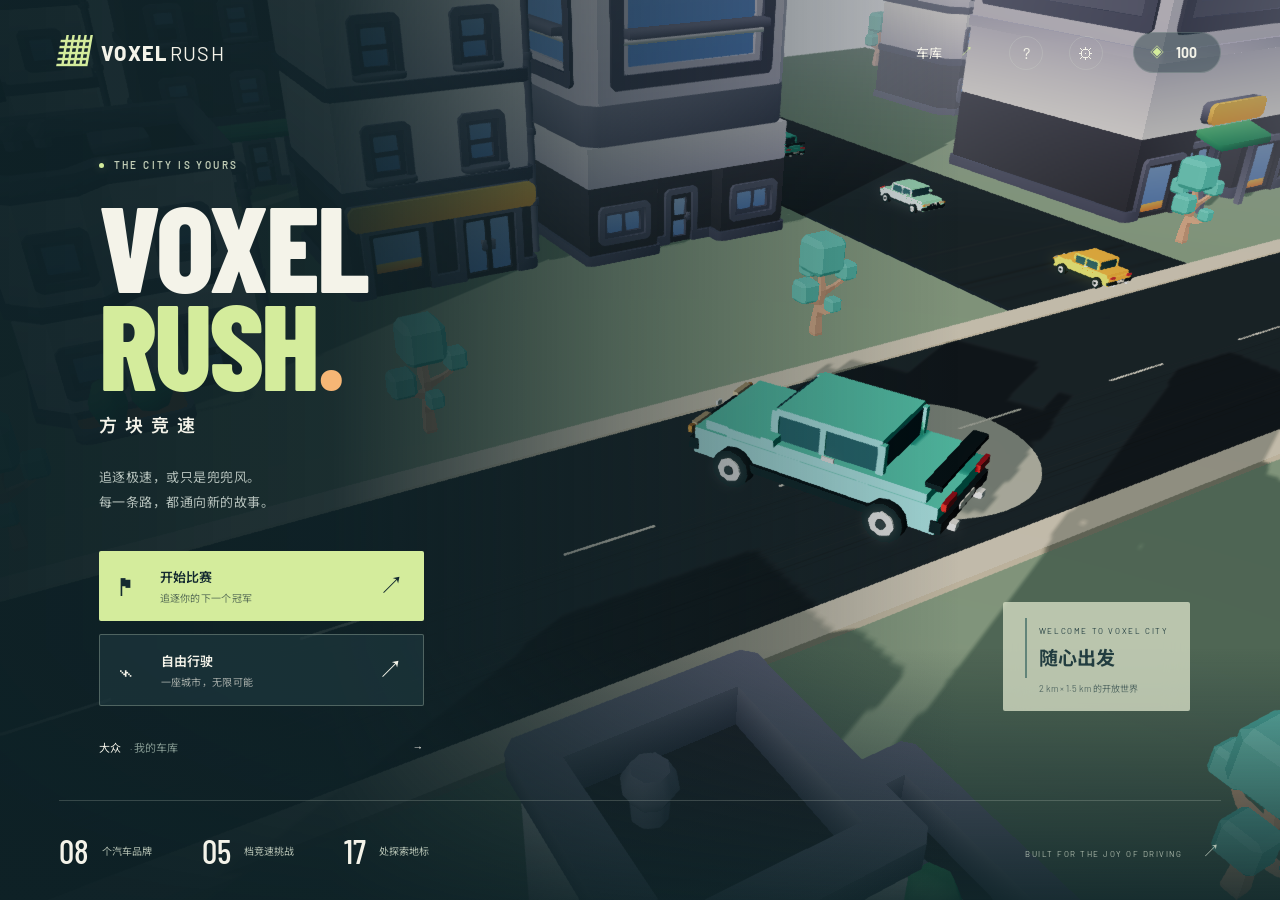
<file: index.html>
<!doctype html>
<html lang="zh-CN"><head><meta charset="UTF-8"><meta name="viewport" content="width=device-width,initial-scale=1,maximum-scale=1,viewport-fit=cover"><meta name="theme-color" content="#12272c"><meta name="description" content="方块竞速 Voxel Rush — 双模式体素驾驶游戏。在赛道挑战全球车手，或走进一座自由呼吸的城市。"><title>方块竞速 · Voxel Rush</title><link rel="icon" href="./favicon.svg">  <script type="module" crossorigin src="./assets/index-DoT7AvgB.js"></script>
  <link rel="stylesheet" crossorigin href="./assets/index-D0DxCbQD.css">
</head><body>
<canvas id="game" aria-label="Voxel Rush 3D 游戏场景"></canvas><canvas id="weather-fx" aria-hidden="true"></canvas>
<div id="loading" class="loading"><div class="logo"><span class="logo-mark">▦</span> VOXEL<span>RUSH</span></div><div class="loading-art"><i></i><i></i><i></i></div><p id="loading-text">正在唤醒城市</p><div class="load-track"><div id="load-bar"></div></div><small>你的下一段旅程，从这里开始。</small></div>
<div id="menu" class="screen hidden">
<header class="topbar"><a class="logo" href="#" aria-label="主菜单"><span class="logo-mark">▦</span> VOXEL<span>RUSH</span></a><nav><button class="nav-button" data-action="garage">车库 <span>↗</span></button><button class="icon-button" data-action="help" aria-label="操作说明">?</button><button class="icon-button" data-action="settings" aria-label="设置">⚙</button></nav><div class="coin-balance"><span>◈</span> <b class="coins">100</b></div></header>
<main class="hero"><div class="eyebrow"><span class="live-dot"></span> THE CITY IS YOURS</div><h1>VOXEL<br><span>RUSH<span class="title-dot">.</span></span></h1><p class="hero-subtitle">方块竞速</p><p class="hero-copy">追逐极速，或只是兜兜风。<br>每一条路，都通向新的故事。</p>
<div class="mode-actions"><button class="primary-button" data-action="race"><span class="button-symbol">⚑</span><span>开始比赛<small>追逐你的下一个冠军</small></span><span class="arrow">↗</span></button><button class="secondary-button" data-action="roam"><span class="button-symbol">⌁</span><span>自由行驶<small>一座城市，无限可能</small></span><span class="arrow">↗</span></button></div>
<button class="garage-link" data-action="garage"><span id="current-car">大众</span> <span class="muted">· 我的车库</span><span>→</span></button></main>
<div class="scene-tag"><span class="tag-line"></span><div><span>WELCOME TO VOXEL CITY</span><strong>随心出发</strong><small>2 km × 1.5 km 的开放世界</small></div></div>
<footer class="menu-footer"><div><span class="footer-stat">08</span><span>个汽车品牌</span></div><div><span class="footer-stat">05</span><span>档竞速挑战</span></div><div><span class="footer-stat">17</span><span>处探索地标</span></div><span class="footer-note">BUILT FOR THE JOY OF DRIVING <span>↗</span></span></footer></div>
<div id="garage" class="screen hidden"><header class="topbar"><button class="back-button" data-action="menu">← 返回</button><div class="section-heading">THE GARAGE <span>我的车库</span></div><div class="coin-balance"><span>◈</span> <b class="coins"></b></div></header><div class="garage-layout"><aside class="brand-panel"><div class="eyebrow">CHOOSE YOUR DRIVE</div><h2>找到你的节奏。</h2><div class="filters"><button class="active" data-filter="all">全部</button><button data-filter="油车">油车</button><button data-filter="电车">电车</button></div><div id="brand-list"></div></aside><section class="car-showcase"><div class="car-title"><span id="car-category"></span><h2 id="car-name"></h2><p id="car-tag"></p></div><div class="car-specs" id="car-specs"></div><div id="car-attribute-bars" class="car-attribute-bars"></div><button id="buy-car" class="primary-button"></button><p class="champion-note" id="champion-note"></p></section><aside class="upgrade-panel"><div class="eyebrow">MAKE IT YOURS</div><h3>改装与升级</h3><div id="upgrade-list"></div><h4>最佳成绩</h4><div id="best-times"></div></aside></div><div class="garage-bottom"><span id="garage-hint">选择已拥有的车辆，即可出发。</span><button id="garage-continue" class="primary-button">自由行驶 <span>↗</span></button></div></div>
<div id="difficulty" class="screen modal-screen hidden"><section class="dialog wide"><button class="dialog-close" data-action="close" aria-label="关闭">×</button><div class="eyebrow">RACE DAY</div><h2>下一站，领奖台。</h2><p class="dialog-intro">选择赛事，挑战你的极限。每局两圈，种子生成全新赛道。</p><div id="difficulty-list"></div><div class="difficulty-footer"><span>参赛车辆 <b id="race-car-label"></b></span><button id="start-race" class="primary-button">上赛道 <span>↗</span></button></div></section></div>
<div id="hud" class="hidden"><header class="hud-top"><button class="hud-menu" data-action="pause" aria-label="暂停">Ⅱ</button><div class="hud-mode"><span id="hud-mode-title">FREE ROAM</span><small id="hud-zone">城市道路</small></div><div class="hud-env"><span id="hud-weather">☀ 晴天</span><span id="hud-time">09:36</span><button class="tiny-button" data-action="settings" aria-label="环境设置">⚙</button></div><div class="hud-wallet"><span>◈</span> <b class="coins"></b></div></header><div id="race-hud" class="hidden"><div class="race-place"><strong id="race-place">1</strong><span id="race-total">/ 4</span><small>POSITION</small></div><div class="race-timing"><span>LAP <b id="lap">1 / 2</b></span><strong id="race-time">00:00.000</strong></div><div class="race-progress"><div id="race-progress"></div></div><div id="leaderboard"></div></div><div id="countdown" class="hidden"></div><div class="hud-bottom"><div class="drive-state"><span id="auto-label"></span><span id="signal-label"></span></div><div class="speedometer"><div class="speed-row"><strong id="speed">0</strong><div><span>KM/H</span><small id="gear">N</small></div></div><div class="speed-track"><div id="speed-fill"></div></div><div class="limit-row"><span id="limit-sign">300</span><span id="speed-status">自在驾驶</span></div><div class="nitro-row"><span>ϟ</span><div class="nitro-track"><div id="nitro-fill"></div></div><small>NITRO</small></div><div class="health-track" title="车身耐久"><div id="health-fill"></div></div></div><div class="control-strip"><span><kbd>WASD</kbd> 驾驶</span><span><kbd>空格</kbd> 氮气</span><span><kbd>C</kbd> 视角</span><span id="auto-help"><kbd>T</kbd> 自动驾驶</span></div><button id="interaction" class="interaction"><kbd>E</kbd><span>停稳后下车探索</span></button><div class="minimap-card"><div class="map-heading"><span id="map-label">VOXEL CITY</span><button data-action="map" aria-label="展开地图">↗</button></div><canvas id="minimap" width="280" height="200" aria-label="道路与地标小地图"></canvas><div class="map-footer"><span id="discoveries">00 / 17</span><small>地标探索</small></div></div></div><div id="navigation" class="hidden"></div></div>
<div id="pause" class="screen modal-screen hidden"><section class="dialog pause-dialog"><div class="eyebrow">TAKE A BREATH</div><h2>旅程还在这里。</h2><button class="primary-button" data-action="resume">继续游戏 <span>→</span></button><button class="secondary-button" data-action="switch-mode">切换模式</button><button class="secondary-button" data-action="garage">返回车库</button><button class="text-button" data-action="menu">返回主菜单</button></section></div>
<div id="results" class="screen modal-screen hidden"><section class="dialog result-dialog"><div class="eyebrow">FINISH LINE</div><div id="result-place"></div><h2 id="result-title">漂亮的一场比赛。</h2><div class="result-summary" id="result-summary"></div><div id="result-standings"></div><div class="result-actions"><button class="secondary-button" data-action="menu">返回主菜单</button><button class="primary-button" data-action="race-again">再战一场 ↗</button></div></section></div>
<div id="settings" class="screen modal-screen hidden"><section class="dialog"><button class="dialog-close" data-action="close" aria-label="关闭">×</button><div class="eyebrow">YOUR EXPERIENCE</div><h2>按你的方式出发。</h2><label class="setting-row">画面品质<select id="quality"><option value="high">高 · 阴影与光晕</option><option value="medium">中 · 平衡画质</option><option value="low">低 · 流畅优先</option></select></label><label class="setting-row">音效<input id="sound" type="checkbox" checked></label><label class="setting-row">音效音量<input id="volume" type="range" min="0" max="1" step="0.05"></label><label class="setting-row">背景音乐<input id="music" type="checkbox" checked></label><label class="setting-row">音乐音量<input id="music-volume" type="range" min="0" max="1" step="0.05"></label><div id="environment-settings"><h4>自由行驶 · 环境</h4><label class="setting-row">天气<select id="weather-select"><option value="auto">自然变化</option><option value="clear">晴天</option><option value="cloudy">阴天</option><option value="rain">雨天</option><option value="storm">雷雨</option><option value="hail">冰雹</option><option value="smog">雾霾</option></select></label><label class="setting-row">时间<select id="day-select"><option value="">保持目前时间</option><option value="9.6">早晨 · 09:36</option><option value="14">午后 · 14:00</option><option value="18">黄昏 · 18:00</option><option value="19">夜晚 · 19:00</option><option value="0">午夜 · 00:00</option></select></label></div><small class="setting-note">进度会自动保存在这个浏览器。</small><div class="credits"><a href="./credits.html" target="_blank" rel="noopener">素材来源与免费授权 ↗</a></div></section></div>
<div id="help" class="screen modal-screen hidden"><section class="dialog wide"><button class="dialog-close" data-action="close" aria-label="关闭">×</button><div class="eyebrow">THE DRIVER'S HANDBOOK</div><h2>上路，就这么简单。</h2><div class="help-grid"><div><h3>驾驶</h3><p><kbd>W / ↑</kbd> 加速<br><kbd>S / ↓</kbd> 刹车，停稳后倒车<br><kbd>A D / ← →</kbd> 转向<br><kbd>空格</kbd> 使用氮气<br><kbd>C</kbd> 切换四种视角<br><kbd>Esc</kbd> 暂停</p></div><div><h3>探索</h3><p><kbd>T</kbd> 切换自动驾驶（须改装）<br><kbd>E</kbd> 停稳后下车／车旁上车<br><kbd>Shift</kbd> 步行时跑步<br><kbd>E</kbd> 在乘降点搭乘飞机、火车或高铁</p></div></div><p class="help-tip">接近地标 45 米即可发现，获得一次性金币。点击小地图查看地标位置并设置导航。雨雪会降低抓地力，请提早刹车。</p><p class="help-tip">触屏：左侧方向区拖动转向，右侧按钮控制油门、刹车和氮气；步行时变为前进、后退和跑步。</p><button class="primary-button" data-action="close">准备好了 →</button></section></div>
<div id="map" class="screen modal-screen hidden"><section class="dialog map-dialog"><button class="dialog-close" data-action="close" aria-label="关闭">×</button><div class="eyebrow">GO SOMEWHERE NEW</div><h2>城市里，总有新发现。</h2><div class="map-layout"><canvas id="big-map" width="900" height="660" aria-label="城市完整地图"></canvas><div id="landmark-list"></div></div><p class="map-legend"><span class="gold-dot"></span> 未发现 <span class="green-dot"></span> 已发现 <span class="white-dot"></span> 你的位置</p></section></div>
<div id="touch-controls" class="hidden"><div id="steering-pad"><span>←</span><i></i><span>→</span></div><div class="touch-pedals"><button id="touch-brake" aria-label="刹车">刹车</button><button id="touch-throttle" aria-label="油门">油门</button><button id="touch-nitro" aria-label="氮气">ϟ</button></div><div class="touch-tools"><button data-action="camera">C</button><button data-action="auto">T</button><button data-action="interact">E</button></div></div>
<div id="toast" class="toast hidden" role="status" aria-live="polite"></div><div id="mode-announcement" class="hidden"></div></body></html>
</file>
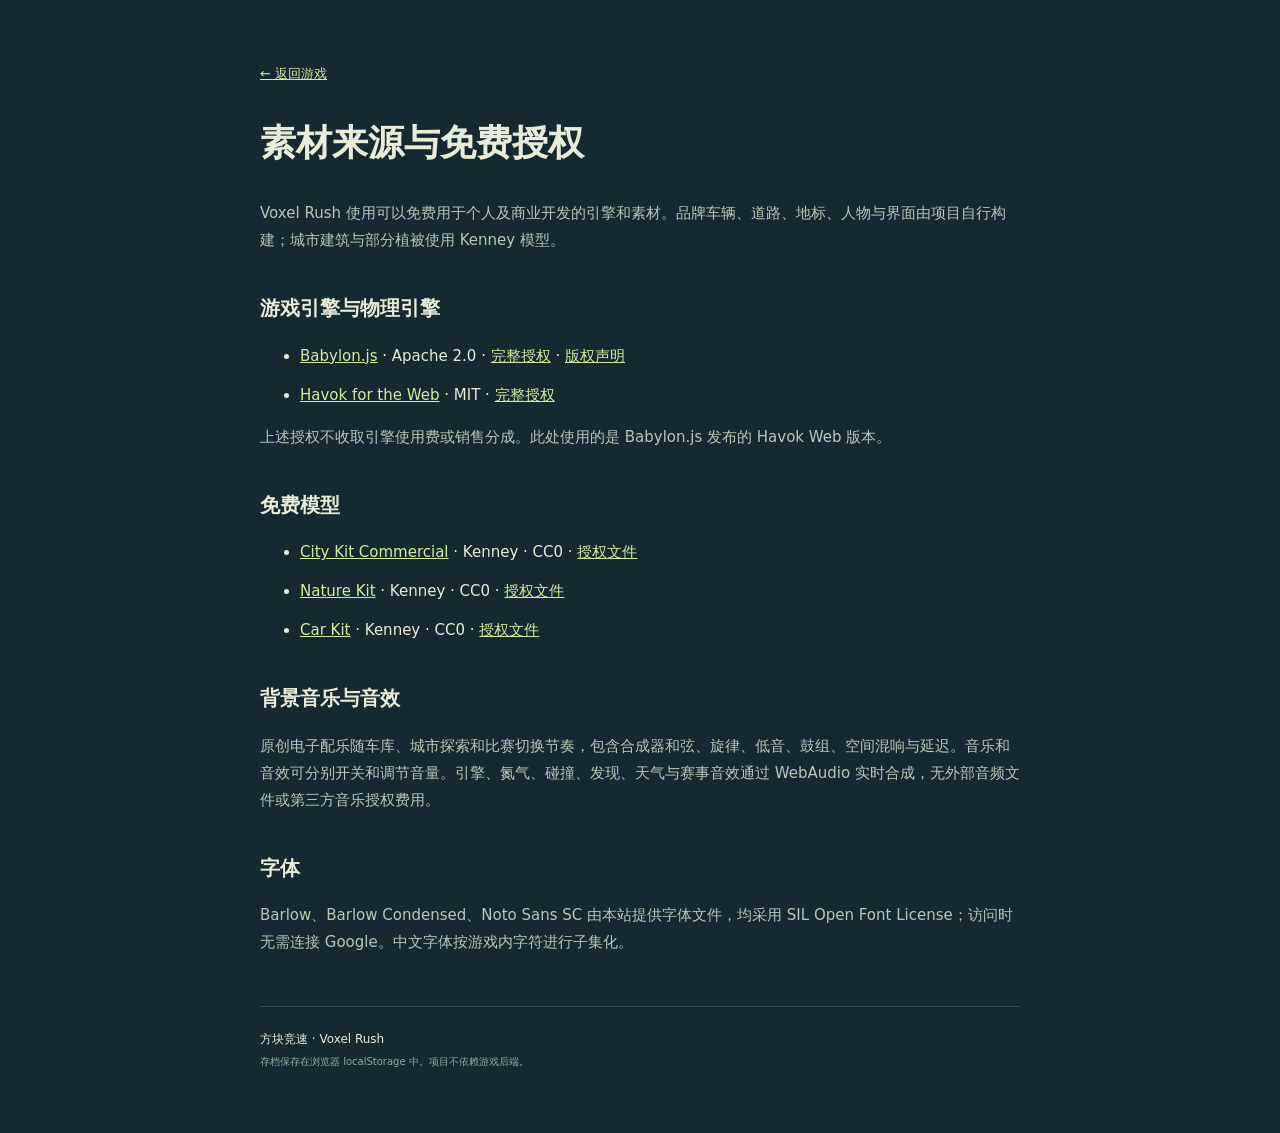
<file: credits.html>
<!doctype html><html lang="zh-CN"><head><meta charset="UTF-8"><meta name="viewport" content="width=device-width, initial-scale=1"><title>素材与授权 · Voxel Rush</title><style>body{margin:0;padding:60px 24px;background:#142a30;color:#e8ecd9;font:15px/1.8 system-ui,sans-serif}main{max-width:760px;margin:auto}h1{font-size:36px}h2{font-size:20px;margin-top:36px}a{color:#d4ec9c}p{color:#b8c7b7}li{margin:12px 0}small{color:#93ab9d}.back{font-size:13px}footer{border-top:1px solid #667e6a66;margin-top:50px;padding-top:22px;font-size:12px}</style></head><body><main><a href="./" class="back">← 返回游戏</a><h1>素材来源与免费授权</h1><p>Voxel Rush 使用可以免费用于个人及商业开发的引擎和素材。品牌车辆、道路、地标、人物与界面由项目自行构建；城市建筑与部分植被使用 Kenney 模型。</p><h2>游戏引擎与物理引擎</h2><ul><li><a href="https://www.babylonjs.com/">Babylon.js</a> · Apache 2.0 · <a href="./licenses/Babylon-license.md">完整授权</a> · <a href="./licenses/Babylon-NOTICE.md">版权声明</a></li><li><a href="https://github.com/BabylonJS/havok">Havok for the Web</a> · MIT · <a href="./licenses/Havok-MIT.txt">完整授权</a></li></ul><p>上述授权不收取引擎使用费或销售分成。此处使用的是 Babylon.js 发布的 Havok Web 版本。</p><h2>免费模型</h2><ul><li><a href="https://kenney.nl/assets/city-kit-commercial">City Kit Commercial</a> · Kenney · CC0 · <a href="./licenses/Kenney-city.txt">授权文件</a></li><li><a href="https://kenney.nl/assets/nature-kit">Nature Kit</a> · Kenney · CC0 · <a href="./licenses/Kenney-nature.txt">授权文件</a></li><li><a href="https://kenney.nl/assets/car-kit">Car Kit</a> · Kenney · CC0 · <a href="./licenses/Kenney-cars.txt">授权文件</a></li></ul><h2>背景音乐与音效</h2><p>原创电子配乐随车库、城市探索和比赛切换节奏，包含合成器和弦、旋律、低音、鼓组、空间混响与延迟。音乐和音效可分别开关和调节音量。引擎、氮气、碰撞、发现、天气与赛事音效通过 WebAudio 实时合成，无外部音频文件或第三方音乐授权费用。</p><h2>字体</h2><p>Barlow、Barlow Condensed、Noto Sans SC 由本站提供字体文件，均采用 SIL Open Font License；访问时无需连接 Google。中文字体按游戏内字符进行子集化。</p><footer>方块竞速 · Voxel Rush<br><small>存档保存在浏览器 localStorage 中。项目不依赖游戏后端。</small></footer></main></body></html>
</file>
<file: assets/index-D0DxCbQD.css>
@font-face{font-family:Barlow;font-style:normal;font-weight:400;font-display:swap;src:url(../fonts/barlow-latin-400-normal.woff2) format("woff2")}@font-face{font-family:Barlow;font-style:normal;font-weight:500;font-display:swap;src:url(../fonts/barlow-latin-500-normal.woff2) format("woff2")}@font-face{font-family:Barlow;font-style:normal;font-weight:600;font-display:swap;src:url(../fonts/barlow-latin-600-normal.woff2) format("woff2")}@font-face{font-family:Barlow;font-style:normal;font-weight:700;font-display:swap;src:url(../fonts/barlow-latin-700-normal.woff2) format("woff2")}@font-face{font-family:Barlow;font-style:normal;font-weight:800;font-display:swap;src:url(../fonts/barlow-latin-800-normal.woff2) format("woff2")}@font-face{font-family:Barlow Condensed;font-style:normal;font-weight:500;font-display:swap;src:url(../fonts/barlow-condensed-latin-500-normal.woff2) format("woff2")}@font-face{font-family:Barlow Condensed;font-style:normal;font-weight:600;font-display:swap;src:url(../fonts/barlow-condensed-latin-600-normal.woff2) format("woff2")}@font-face{font-family:Barlow Condensed;font-style:normal;font-weight:700;font-display:swap;src:url(../fonts/barlow-condensed-latin-700-normal.woff2) format("woff2")}@font-face{font-family:Barlow Condensed;font-style:normal;font-weight:800;font-display:swap;src:url(../fonts/barlow-condensed-latin-800-normal.woff2) format("woff2")}@font-face{font-family:Barlow Condensed;font-style:normal;font-weight:900;font-display:swap;src:url(../fonts/barlow-condensed-latin-900-normal.woff2) format("woff2")}@font-face{font-family:Noto Sans SC;font-style:normal;font-weight:400;font-display:swap;src:url(../fonts/noto-sans-sc-subset-0.woff2) format("woff2");unicode-range:U+3000-3002,U+4e00,U+4e09-4e0b,U+4e0d-4e0e,U+4e13,U+4e16,U+4e1a,U+4e1c,U+4e24,U+4e2a,U+4e2d,U+4e3a-4e3b,U+4e45,U+4e48-4e49,U+4e4b,U+4e50,U+4e58,U+4e70,U+4e86,U+4e8b,U+4e8e,U+4e9a,U+4ea4,U+4eae,U+4eb2,U+4eba,U+4ece,U+4ee5,U+4ef6,U+4f17-4f18,U+4f1a,U+4f20,U+4f4d-4f4e,U+4f50,U+4f53,U+4f5c,U+4f60,U+4f69,U+4f73,U+4f7f,U+4f9d,U+4fa7,U+4fdd,U+5012,U+5019,U+505c,U+50a8,U+5148-5149,U+514b,U+514d,U+515c,U+5165,U+5168,U+516c,U+5170-5171,U+5173,U+5177-5179,U+518d,U+519b,U+51a0,U+51b0,U+51c6,U+51cf,U+51fa-51fb,U+5206-5207,U+521b,U+521d,U+5229,U+522b,U+5230,U+5236,U+5239,U+524d,U+529b,U+52a0,U+52a8,U+52b1,U+52d2,U+5305,U+5316-5317,U+533a,U+5347-5348,U+534e,U+5351,U+5355,U+5357,U+5361,U+5373,U+5386,U+539f,U+53c2,U+53ca,U+53cc,U+53d1,U+53d6,U+53d8,U+53ea,U+53ef-53f0,U+53f2-53f3,U+5408,U+540d-540e,U+5411,U+542b,U+542f,U+5438,U+547c,U+548c,U+54c1,U+54cd,U+54e5,U+5524,U+552e,U+5546,U+55b7,U+5668,U+56db,U+56de,U+56ed,U+56f0,U+56fd-56fe,U+5708,U+5728,U+5730,U+573a,U+5747,U+5750,U+5757,U+578b,U+57ce,U+57fa,U+5851,U+5854,U+585e,U+5883,U+58a8,U+58f0,U+5904,U+5907,U+590f,U+5916,U+591a,U+591c,U+5927,U+5929,U+592e,U+5931,U+5934,U+5947,U+594f,U+5954,U+5956,U+5965,U+597d,U+59cb,U+5a05,U+5b50,U+5b57-5b58,U+5b89,U+5b8c,U+5b9a,U+5b9d-5b9e,U+5bc6,U+5bfc,U+5c0f,U+5c14,U+5c1a,U+5c31,U+5c3d,U+5c40,U+5c4f,U+5c55,U+5c5e,U+5c71,U+5cad,U+5de1,U+5de5-5de6,U+5df2,U+5df4,U+5e01-5e03,U+5e08,U+5e73-5e74,U+5e76,U+5e7f,U+5e93,U+5ea6-5ea7,U+5ef6-5ef7,U+5efa,U+5f00,U+5f0f,U+5f15,U+5f26,U+5f71,U+5f8b,U+5f97,U+5fb7,U+5fc3,U+5fd7,U+6027,U+603b,U+6162,U+620f-6211,U+6216,U+6218,U+624b,U+624d,U+627e,U+6280,U+6293,U+62b5,U+62c9,U+62d3,U+62d6,U+62e5,U+62e9,U+6301,U+6309,U+6311,U+6362,U+6388,U+6392,U+63a2,U+63a5,U+63a7,U+63d0,U+63f4,U+642d,U+6469,U+649e,U+64cd-64ce,U+652f,U+6536,U+6539,U+653e,U+6545,U+6548,U+6570,U+6574,U+6587,U+65af-65b0,U+65b9,U+65bd,U+65c1,U+65c5,U+65cb,U+65e0,U+65e5,U+65e9,U+65f6,U+660e-660f,U+662f,U+6655,U+665a,U+6668,U+666e-666f,U+6674,U+667a,U+6682,U+6700,U+6709,U+672a,U+672c,U+673a,U+6743,U+6750,U+675c,U+6761,U+6765,U+6781,U+6784,U+6797,U+67a2,U+67b6,U+67e5,U+6807,U+6839,U+683c,U+6863,U+6865,U+6876,U+690d,U+697c,U+6a21,U+6b21,U+6b27,U+6b63-6b65,U+6bb5,U+6bcf,U+6bd4,U+6c11,U+6c14,U+6c2e,U+6c34,U+6c49,U+6c7d,U+6c83,U+6cb9,U+6cc9,U+6cd5,U+6d19,U+6d1b,U+6d32,U+6d3c,U+6d41,U+6d4f,U+6d77,U+6d82,U+6df7,U+6e38,U+6e56,U+6e90,U+6ee1,U+6ee8,U+6f02,U+6fb3,U+701b,U+706b,U+706f,U+70b9,U+7136,U+715e,U+71c3,U+7248,U+724c,U+7259,U+7269,U+7279,U+7387,U+738b,U+73a9,U+73af-73b0,U+73ed,U+7403,U+7406,U+745e,U+751f,U+7528,U+7531,U+7535,U+753b,U+7545,U+754c,U+7559,U+7684,U+76ee,U+770b,U+7840,U+78b0,U+795e,U+79cd,U+79d1-79d2,U+79ef,U+79fb,U+7a0b,U+7a33,U+7a7a,U+7acb,U+7ad9,U+7ade,U+7aef,U+7b2c,U+7b49,U+7b51,U+7b80,U+7ba1,U+7c73,U+7cbe,U+7cfb,U+7d20,U+7d22,U+7ea2,U+7ea6-7ea7,U+7eb3,U+7ebd,U+7ec4,U+7ec8,U+7edf,U+7ee7,U+7ee9-7eea,U+7eed,U+7ef4,U+7f57,U+7f6e,U+7f8e,U+7ff0,U+8001,U+8010,U+80cc,U+80ce,U+80fd,U+81ea,U+8212,U+822a,U+8282,U+82ac,U+82b1,U+82f1,U+8349,U+8377,U+83b1,U+83b7,U+83dc,U+851a,U+85e4,U+8679,U+884c,U+8857,U+8861,U+88ab,U+88c5,U+897f,U+89c2,U+89c6,U+89c8,U+89d2,U+89e3,U+89e6,U+8ba1,U+8bbe,U+8bf4,U+8bf7,U+8bfa,U+8c03,U+8c26,U+8c6a,U+8d25,U+8d28,U+8d2d,U+8d39,U+8d56,U+8d5b,U+8d70,U+8d77,U+8d85,U+8db3,U+8dd1,U+8ddd,U+8ddf,U+8de8,U+8def,U+8e29,U+8eab,U+8f66,U+8f6c,U+8f6e,U+8f7b,U+8f7d,U+8f83,U+8f86,U+8fbe,U+8fc7,U+8fd0-8fd1,U+8fd4,U+8fd8-8fd9,U+8fdb,U+8fdf,U+8fea,U+8ff0,U+8ffd,U+9000,U+9002,U+9009-900a,U+9010,U+9014,U+901a,U+901f-9020,U+9053,U+90a6,U+90ca,U+90e8,U+90fd,U+914d,U+9192,U+91c7,U+91cc-91cd,U+91cf,U+91d1,U+94ae,U+94c1,U+94fa,U+9500-9501,U+95e8,U+95ed,U+95f4,U+9614,U+9633-9634,U+963f,U+9645-9646,U+9648,U+964d,U+9650,U+9686,U+968f,U+969c,U+96be,U+96c4,U+96d5,U+96e8,U+96ea,U+96f7,U+96f9,U+96fe,U+9713,U+973e,U+9762,U+97e9,U+97f3,U+9879,U+987b,U+987f,U+9886,U+9891,U+98ce,U+98de,U+9a6c,U+9a70,U+9a76,U+9a7e,U+9ad8,U+9b42,U+9b54,U+9ca8,U+9e23,U+9e4f,U+9e70,U+9ec4,U+9f13,U+9f99,U+ff08-ff09,U+ff0b-ff0c,U+ff0f,U+ff1a-ff1b}@font-face{font-family:Noto Sans SC;font-style:normal;font-weight:500;font-display:swap;src:url(../fonts/noto-sans-sc-subset-0.woff2) format("woff2");unicode-range:U+3000-3002,U+4e00,U+4e09-4e0b,U+4e0d-4e0e,U+4e13,U+4e16,U+4e1a,U+4e1c,U+4e24,U+4e2a,U+4e2d,U+4e3a-4e3b,U+4e45,U+4e48-4e49,U+4e4b,U+4e50,U+4e58,U+4e70,U+4e86,U+4e8b,U+4e8e,U+4e9a,U+4ea4,U+4eae,U+4eb2,U+4eba,U+4ece,U+4ee5,U+4ef6,U+4f17-4f18,U+4f1a,U+4f20,U+4f4d-4f4e,U+4f50,U+4f53,U+4f5c,U+4f60,U+4f69,U+4f73,U+4f7f,U+4f9d,U+4fa7,U+4fdd,U+5012,U+5019,U+505c,U+50a8,U+5148-5149,U+514b,U+514d,U+515c,U+5165,U+5168,U+516c,U+5170-5171,U+5173,U+5177-5179,U+518d,U+519b,U+51a0,U+51b0,U+51c6,U+51cf,U+51fa-51fb,U+5206-5207,U+521b,U+521d,U+5229,U+522b,U+5230,U+5236,U+5239,U+524d,U+529b,U+52a0,U+52a8,U+52b1,U+52d2,U+5305,U+5316-5317,U+533a,U+5347-5348,U+534e,U+5351,U+5355,U+5357,U+5361,U+5373,U+5386,U+539f,U+53c2,U+53ca,U+53cc,U+53d1,U+53d6,U+53d8,U+53ea,U+53ef-53f0,U+53f2-53f3,U+5408,U+540d-540e,U+5411,U+542b,U+542f,U+5438,U+547c,U+548c,U+54c1,U+54cd,U+54e5,U+5524,U+552e,U+5546,U+55b7,U+5668,U+56db,U+56de,U+56ed,U+56f0,U+56fd-56fe,U+5708,U+5728,U+5730,U+573a,U+5747,U+5750,U+5757,U+578b,U+57ce,U+57fa,U+5851,U+5854,U+585e,U+5883,U+58a8,U+58f0,U+5904,U+5907,U+590f,U+5916,U+591a,U+591c,U+5927,U+5929,U+592e,U+5931,U+5934,U+5947,U+594f,U+5954,U+5956,U+5965,U+597d,U+59cb,U+5a05,U+5b50,U+5b57-5b58,U+5b89,U+5b8c,U+5b9a,U+5b9d-5b9e,U+5bc6,U+5bfc,U+5c0f,U+5c14,U+5c1a,U+5c31,U+5c3d,U+5c40,U+5c4f,U+5c55,U+5c5e,U+5c71,U+5cad,U+5de1,U+5de5-5de6,U+5df2,U+5df4,U+5e01-5e03,U+5e08,U+5e73-5e74,U+5e76,U+5e7f,U+5e93,U+5ea6-5ea7,U+5ef6-5ef7,U+5efa,U+5f00,U+5f0f,U+5f15,U+5f26,U+5f71,U+5f8b,U+5f97,U+5fb7,U+5fc3,U+5fd7,U+6027,U+603b,U+6162,U+620f-6211,U+6216,U+6218,U+624b,U+624d,U+627e,U+6280,U+6293,U+62b5,U+62c9,U+62d3,U+62d6,U+62e5,U+62e9,U+6301,U+6309,U+6311,U+6362,U+6388,U+6392,U+63a2,U+63a5,U+63a7,U+63d0,U+63f4,U+642d,U+6469,U+649e,U+64cd-64ce,U+652f,U+6536,U+6539,U+653e,U+6545,U+6548,U+6570,U+6574,U+6587,U+65af-65b0,U+65b9,U+65bd,U+65c1,U+65c5,U+65cb,U+65e0,U+65e5,U+65e9,U+65f6,U+660e-660f,U+662f,U+6655,U+665a,U+6668,U+666e-666f,U+6674,U+667a,U+6682,U+6700,U+6709,U+672a,U+672c,U+673a,U+6743,U+6750,U+675c,U+6761,U+6765,U+6781,U+6784,U+6797,U+67a2,U+67b6,U+67e5,U+6807,U+6839,U+683c,U+6863,U+6865,U+6876,U+690d,U+697c,U+6a21,U+6b21,U+6b27,U+6b63-6b65,U+6bb5,U+6bcf,U+6bd4,U+6c11,U+6c14,U+6c2e,U+6c34,U+6c49,U+6c7d,U+6c83,U+6cb9,U+6cc9,U+6cd5,U+6d19,U+6d1b,U+6d32,U+6d3c,U+6d41,U+6d4f,U+6d77,U+6d82,U+6df7,U+6e38,U+6e56,U+6e90,U+6ee1,U+6ee8,U+6f02,U+6fb3,U+701b,U+706b,U+706f,U+70b9,U+7136,U+715e,U+71c3,U+7248,U+724c,U+7259,U+7269,U+7279,U+7387,U+738b,U+73a9,U+73af-73b0,U+73ed,U+7403,U+7406,U+745e,U+751f,U+7528,U+7531,U+7535,U+753b,U+7545,U+754c,U+7559,U+7684,U+76ee,U+770b,U+7840,U+78b0,U+795e,U+79cd,U+79d1-79d2,U+79ef,U+79fb,U+7a0b,U+7a33,U+7a7a,U+7acb,U+7ad9,U+7ade,U+7aef,U+7b2c,U+7b49,U+7b51,U+7b80,U+7ba1,U+7c73,U+7cbe,U+7cfb,U+7d20,U+7d22,U+7ea2,U+7ea6-7ea7,U+7eb3,U+7ebd,U+7ec4,U+7ec8,U+7edf,U+7ee7,U+7ee9-7eea,U+7eed,U+7ef4,U+7f57,U+7f6e,U+7f8e,U+7ff0,U+8001,U+8010,U+80cc,U+80ce,U+80fd,U+81ea,U+8212,U+822a,U+8282,U+82ac,U+82b1,U+82f1,U+8349,U+8377,U+83b1,U+83b7,U+83dc,U+851a,U+85e4,U+8679,U+884c,U+8857,U+8861,U+88ab,U+88c5,U+897f,U+89c2,U+89c6,U+89c8,U+89d2,U+89e3,U+89e6,U+8ba1,U+8bbe,U+8bf4,U+8bf7,U+8bfa,U+8c03,U+8c26,U+8c6a,U+8d25,U+8d28,U+8d2d,U+8d39,U+8d56,U+8d5b,U+8d70,U+8d77,U+8d85,U+8db3,U+8dd1,U+8ddd,U+8ddf,U+8de8,U+8def,U+8e29,U+8eab,U+8f66,U+8f6c,U+8f6e,U+8f7b,U+8f7d,U+8f83,U+8f86,U+8fbe,U+8fc7,U+8fd0-8fd1,U+8fd4,U+8fd8-8fd9,U+8fdb,U+8fdf,U+8fea,U+8ff0,U+8ffd,U+9000,U+9002,U+9009-900a,U+9010,U+9014,U+901a,U+901f-9020,U+9053,U+90a6,U+90ca,U+90e8,U+90fd,U+914d,U+9192,U+91c7,U+91cc-91cd,U+91cf,U+91d1,U+94ae,U+94c1,U+94fa,U+9500-9501,U+95e8,U+95ed,U+95f4,U+9614,U+9633-9634,U+963f,U+9645-9646,U+9648,U+964d,U+9650,U+9686,U+968f,U+969c,U+96be,U+96c4,U+96d5,U+96e8,U+96ea,U+96f7,U+96f9,U+96fe,U+9713,U+973e,U+9762,U+97e9,U+97f3,U+9879,U+987b,U+987f,U+9886,U+9891,U+98ce,U+98de,U+9a6c,U+9a70,U+9a76,U+9a7e,U+9ad8,U+9b42,U+9b54,U+9ca8,U+9e23,U+9e4f,U+9e70,U+9ec4,U+9f13,U+9f99,U+ff08-ff09,U+ff0b-ff0c,U+ff0f,U+ff1a-ff1b}@font-face{font-family:Noto Sans SC;font-style:normal;font-weight:600;font-display:swap;src:url(../fonts/noto-sans-sc-subset-0.woff2) format("woff2");unicode-range:U+3000-3002,U+4e00,U+4e09-4e0b,U+4e0d-4e0e,U+4e13,U+4e16,U+4e1a,U+4e1c,U+4e24,U+4e2a,U+4e2d,U+4e3a-4e3b,U+4e45,U+4e48-4e49,U+4e4b,U+4e50,U+4e58,U+4e70,U+4e86,U+4e8b,U+4e8e,U+4e9a,U+4ea4,U+4eae,U+4eb2,U+4eba,U+4ece,U+4ee5,U+4ef6,U+4f17-4f18,U+4f1a,U+4f20,U+4f4d-4f4e,U+4f50,U+4f53,U+4f5c,U+4f60,U+4f69,U+4f73,U+4f7f,U+4f9d,U+4fa7,U+4fdd,U+5012,U+5019,U+505c,U+50a8,U+5148-5149,U+514b,U+514d,U+515c,U+5165,U+5168,U+516c,U+5170-5171,U+5173,U+5177-5179,U+518d,U+519b,U+51a0,U+51b0,U+51c6,U+51cf,U+51fa-51fb,U+5206-5207,U+521b,U+521d,U+5229,U+522b,U+5230,U+5236,U+5239,U+524d,U+529b,U+52a0,U+52a8,U+52b1,U+52d2,U+5305,U+5316-5317,U+533a,U+5347-5348,U+534e,U+5351,U+5355,U+5357,U+5361,U+5373,U+5386,U+539f,U+53c2,U+53ca,U+53cc,U+53d1,U+53d6,U+53d8,U+53ea,U+53ef-53f0,U+53f2-53f3,U+5408,U+540d-540e,U+5411,U+542b,U+542f,U+5438,U+547c,U+548c,U+54c1,U+54cd,U+54e5,U+5524,U+552e,U+5546,U+55b7,U+5668,U+56db,U+56de,U+56ed,U+56f0,U+56fd-56fe,U+5708,U+5728,U+5730,U+573a,U+5747,U+5750,U+5757,U+578b,U+57ce,U+57fa,U+5851,U+5854,U+585e,U+5883,U+58a8,U+58f0,U+5904,U+5907,U+590f,U+5916,U+591a,U+591c,U+5927,U+5929,U+592e,U+5931,U+5934,U+5947,U+594f,U+5954,U+5956,U+5965,U+597d,U+59cb,U+5a05,U+5b50,U+5b57-5b58,U+5b89,U+5b8c,U+5b9a,U+5b9d-5b9e,U+5bc6,U+5bfc,U+5c0f,U+5c14,U+5c1a,U+5c31,U+5c3d,U+5c40,U+5c4f,U+5c55,U+5c5e,U+5c71,U+5cad,U+5de1,U+5de5-5de6,U+5df2,U+5df4,U+5e01-5e03,U+5e08,U+5e73-5e74,U+5e76,U+5e7f,U+5e93,U+5ea6-5ea7,U+5ef6-5ef7,U+5efa,U+5f00,U+5f0f,U+5f15,U+5f26,U+5f71,U+5f8b,U+5f97,U+5fb7,U+5fc3,U+5fd7,U+6027,U+603b,U+6162,U+620f-6211,U+6216,U+6218,U+624b,U+624d,U+627e,U+6280,U+6293,U+62b5,U+62c9,U+62d3,U+62d6,U+62e5,U+62e9,U+6301,U+6309,U+6311,U+6362,U+6388,U+6392,U+63a2,U+63a5,U+63a7,U+63d0,U+63f4,U+642d,U+6469,U+649e,U+64cd-64ce,U+652f,U+6536,U+6539,U+653e,U+6545,U+6548,U+6570,U+6574,U+6587,U+65af-65b0,U+65b9,U+65bd,U+65c1,U+65c5,U+65cb,U+65e0,U+65e5,U+65e9,U+65f6,U+660e-660f,U+662f,U+6655,U+665a,U+6668,U+666e-666f,U+6674,U+667a,U+6682,U+6700,U+6709,U+672a,U+672c,U+673a,U+6743,U+6750,U+675c,U+6761,U+6765,U+6781,U+6784,U+6797,U+67a2,U+67b6,U+67e5,U+6807,U+6839,U+683c,U+6863,U+6865,U+6876,U+690d,U+697c,U+6a21,U+6b21,U+6b27,U+6b63-6b65,U+6bb5,U+6bcf,U+6bd4,U+6c11,U+6c14,U+6c2e,U+6c34,U+6c49,U+6c7d,U+6c83,U+6cb9,U+6cc9,U+6cd5,U+6d19,U+6d1b,U+6d32,U+6d3c,U+6d41,U+6d4f,U+6d77,U+6d82,U+6df7,U+6e38,U+6e56,U+6e90,U+6ee1,U+6ee8,U+6f02,U+6fb3,U+701b,U+706b,U+706f,U+70b9,U+7136,U+715e,U+71c3,U+7248,U+724c,U+7259,U+7269,U+7279,U+7387,U+738b,U+73a9,U+73af-73b0,U+73ed,U+7403,U+7406,U+745e,U+751f,U+7528,U+7531,U+7535,U+753b,U+7545,U+754c,U+7559,U+7684,U+76ee,U+770b,U+7840,U+78b0,U+795e,U+79cd,U+79d1-79d2,U+79ef,U+79fb,U+7a0b,U+7a33,U+7a7a,U+7acb,U+7ad9,U+7ade,U+7aef,U+7b2c,U+7b49,U+7b51,U+7b80,U+7ba1,U+7c73,U+7cbe,U+7cfb,U+7d20,U+7d22,U+7ea2,U+7ea6-7ea7,U+7eb3,U+7ebd,U+7ec4,U+7ec8,U+7edf,U+7ee7,U+7ee9-7eea,U+7eed,U+7ef4,U+7f57,U+7f6e,U+7f8e,U+7ff0,U+8001,U+8010,U+80cc,U+80ce,U+80fd,U+81ea,U+8212,U+822a,U+8282,U+82ac,U+82b1,U+82f1,U+8349,U+8377,U+83b1,U+83b7,U+83dc,U+851a,U+85e4,U+8679,U+884c,U+8857,U+8861,U+88ab,U+88c5,U+897f,U+89c2,U+89c6,U+89c8,U+89d2,U+89e3,U+89e6,U+8ba1,U+8bbe,U+8bf4,U+8bf7,U+8bfa,U+8c03,U+8c26,U+8c6a,U+8d25,U+8d28,U+8d2d,U+8d39,U+8d56,U+8d5b,U+8d70,U+8d77,U+8d85,U+8db3,U+8dd1,U+8ddd,U+8ddf,U+8de8,U+8def,U+8e29,U+8eab,U+8f66,U+8f6c,U+8f6e,U+8f7b,U+8f7d,U+8f83,U+8f86,U+8fbe,U+8fc7,U+8fd0-8fd1,U+8fd4,U+8fd8-8fd9,U+8fdb,U+8fdf,U+8fea,U+8ff0,U+8ffd,U+9000,U+9002,U+9009-900a,U+9010,U+9014,U+901a,U+901f-9020,U+9053,U+90a6,U+90ca,U+90e8,U+90fd,U+914d,U+9192,U+91c7,U+91cc-91cd,U+91cf,U+91d1,U+94ae,U+94c1,U+94fa,U+9500-9501,U+95e8,U+95ed,U+95f4,U+9614,U+9633-9634,U+963f,U+9645-9646,U+9648,U+964d,U+9650,U+9686,U+968f,U+969c,U+96be,U+96c4,U+96d5,U+96e8,U+96ea,U+96f7,U+96f9,U+96fe,U+9713,U+973e,U+9762,U+97e9,U+97f3,U+9879,U+987b,U+987f,U+9886,U+9891,U+98ce,U+98de,U+9a6c,U+9a70,U+9a76,U+9a7e,U+9ad8,U+9b42,U+9b54,U+9ca8,U+9e23,U+9e4f,U+9e70,U+9ec4,U+9f13,U+9f99,U+ff08-ff09,U+ff0b-ff0c,U+ff0f,U+ff1a-ff1b}@font-face{font-family:Noto Sans SC;font-style:normal;font-weight:700;font-display:swap;src:url(../fonts/noto-sans-sc-subset-0.woff2) format("woff2");unicode-range:U+3000-3002,U+4e00,U+4e09-4e0b,U+4e0d-4e0e,U+4e13,U+4e16,U+4e1a,U+4e1c,U+4e24,U+4e2a,U+4e2d,U+4e3a-4e3b,U+4e45,U+4e48-4e49,U+4e4b,U+4e50,U+4e58,U+4e70,U+4e86,U+4e8b,U+4e8e,U+4e9a,U+4ea4,U+4eae,U+4eb2,U+4eba,U+4ece,U+4ee5,U+4ef6,U+4f17-4f18,U+4f1a,U+4f20,U+4f4d-4f4e,U+4f50,U+4f53,U+4f5c,U+4f60,U+4f69,U+4f73,U+4f7f,U+4f9d,U+4fa7,U+4fdd,U+5012,U+5019,U+505c,U+50a8,U+5148-5149,U+514b,U+514d,U+515c,U+5165,U+5168,U+516c,U+5170-5171,U+5173,U+5177-5179,U+518d,U+519b,U+51a0,U+51b0,U+51c6,U+51cf,U+51fa-51fb,U+5206-5207,U+521b,U+521d,U+5229,U+522b,U+5230,U+5236,U+5239,U+524d,U+529b,U+52a0,U+52a8,U+52b1,U+52d2,U+5305,U+5316-5317,U+533a,U+5347-5348,U+534e,U+5351,U+5355,U+5357,U+5361,U+5373,U+5386,U+539f,U+53c2,U+53ca,U+53cc,U+53d1,U+53d6,U+53d8,U+53ea,U+53ef-53f0,U+53f2-53f3,U+5408,U+540d-540e,U+5411,U+542b,U+542f,U+5438,U+547c,U+548c,U+54c1,U+54cd,U+54e5,U+5524,U+552e,U+5546,U+55b7,U+5668,U+56db,U+56de,U+56ed,U+56f0,U+56fd-56fe,U+5708,U+5728,U+5730,U+573a,U+5747,U+5750,U+5757,U+578b,U+57ce,U+57fa,U+5851,U+5854,U+585e,U+5883,U+58a8,U+58f0,U+5904,U+5907,U+590f,U+5916,U+591a,U+591c,U+5927,U+5929,U+592e,U+5931,U+5934,U+5947,U+594f,U+5954,U+5956,U+5965,U+597d,U+59cb,U+5a05,U+5b50,U+5b57-5b58,U+5b89,U+5b8c,U+5b9a,U+5b9d-5b9e,U+5bc6,U+5bfc,U+5c0f,U+5c14,U+5c1a,U+5c31,U+5c3d,U+5c40,U+5c4f,U+5c55,U+5c5e,U+5c71,U+5cad,U+5de1,U+5de5-5de6,U+5df2,U+5df4,U+5e01-5e03,U+5e08,U+5e73-5e74,U+5e76,U+5e7f,U+5e93,U+5ea6-5ea7,U+5ef6-5ef7,U+5efa,U+5f00,U+5f0f,U+5f15,U+5f26,U+5f71,U+5f8b,U+5f97,U+5fb7,U+5fc3,U+5fd7,U+6027,U+603b,U+6162,U+620f-6211,U+6216,U+6218,U+624b,U+624d,U+627e,U+6280,U+6293,U+62b5,U+62c9,U+62d3,U+62d6,U+62e5,U+62e9,U+6301,U+6309,U+6311,U+6362,U+6388,U+6392,U+63a2,U+63a5,U+63a7,U+63d0,U+63f4,U+642d,U+6469,U+649e,U+64cd-64ce,U+652f,U+6536,U+6539,U+653e,U+6545,U+6548,U+6570,U+6574,U+6587,U+65af-65b0,U+65b9,U+65bd,U+65c1,U+65c5,U+65cb,U+65e0,U+65e5,U+65e9,U+65f6,U+660e-660f,U+662f,U+6655,U+665a,U+6668,U+666e-666f,U+6674,U+667a,U+6682,U+6700,U+6709,U+672a,U+672c,U+673a,U+6743,U+6750,U+675c,U+6761,U+6765,U+6781,U+6784,U+6797,U+67a2,U+67b6,U+67e5,U+6807,U+6839,U+683c,U+6863,U+6865,U+6876,U+690d,U+697c,U+6a21,U+6b21,U+6b27,U+6b63-6b65,U+6bb5,U+6bcf,U+6bd4,U+6c11,U+6c14,U+6c2e,U+6c34,U+6c49,U+6c7d,U+6c83,U+6cb9,U+6cc9,U+6cd5,U+6d19,U+6d1b,U+6d32,U+6d3c,U+6d41,U+6d4f,U+6d77,U+6d82,U+6df7,U+6e38,U+6e56,U+6e90,U+6ee1,U+6ee8,U+6f02,U+6fb3,U+701b,U+706b,U+706f,U+70b9,U+7136,U+715e,U+71c3,U+7248,U+724c,U+7259,U+7269,U+7279,U+7387,U+738b,U+73a9,U+73af-73b0,U+73ed,U+7403,U+7406,U+745e,U+751f,U+7528,U+7531,U+7535,U+753b,U+7545,U+754c,U+7559,U+7684,U+76ee,U+770b,U+7840,U+78b0,U+795e,U+79cd,U+79d1-79d2,U+79ef,U+79fb,U+7a0b,U+7a33,U+7a7a,U+7acb,U+7ad9,U+7ade,U+7aef,U+7b2c,U+7b49,U+7b51,U+7b80,U+7ba1,U+7c73,U+7cbe,U+7cfb,U+7d20,U+7d22,U+7ea2,U+7ea6-7ea7,U+7eb3,U+7ebd,U+7ec4,U+7ec8,U+7edf,U+7ee7,U+7ee9-7eea,U+7eed,U+7ef4,U+7f57,U+7f6e,U+7f8e,U+7ff0,U+8001,U+8010,U+80cc,U+80ce,U+80fd,U+81ea,U+8212,U+822a,U+8282,U+82ac,U+82b1,U+82f1,U+8349,U+8377,U+83b1,U+83b7,U+83dc,U+851a,U+85e4,U+8679,U+884c,U+8857,U+8861,U+88ab,U+88c5,U+897f,U+89c2,U+89c6,U+89c8,U+89d2,U+89e3,U+89e6,U+8ba1,U+8bbe,U+8bf4,U+8bf7,U+8bfa,U+8c03,U+8c26,U+8c6a,U+8d25,U+8d28,U+8d2d,U+8d39,U+8d56,U+8d5b,U+8d70,U+8d77,U+8d85,U+8db3,U+8dd1,U+8ddd,U+8ddf,U+8de8,U+8def,U+8e29,U+8eab,U+8f66,U+8f6c,U+8f6e,U+8f7b,U+8f7d,U+8f83,U+8f86,U+8fbe,U+8fc7,U+8fd0-8fd1,U+8fd4,U+8fd8-8fd9,U+8fdb,U+8fdf,U+8fea,U+8ff0,U+8ffd,U+9000,U+9002,U+9009-900a,U+9010,U+9014,U+901a,U+901f-9020,U+9053,U+90a6,U+90ca,U+90e8,U+90fd,U+914d,U+9192,U+91c7,U+91cc-91cd,U+91cf,U+91d1,U+94ae,U+94c1,U+94fa,U+9500-9501,U+95e8,U+95ed,U+95f4,U+9614,U+9633-9634,U+963f,U+9645-9646,U+9648,U+964d,U+9650,U+9686,U+968f,U+969c,U+96be,U+96c4,U+96d5,U+96e8,U+96ea,U+96f7,U+96f9,U+96fe,U+9713,U+973e,U+9762,U+97e9,U+97f3,U+9879,U+987b,U+987f,U+9886,U+9891,U+98ce,U+98de,U+9a6c,U+9a70,U+9a76,U+9a7e,U+9ad8,U+9b42,U+9b54,U+9ca8,U+9e23,U+9e4f,U+9e70,U+9ec4,U+9f13,U+9f99,U+ff08-ff09,U+ff0b-ff0c,U+ff0f,U+ff1a-ff1b}@font-face{font-family:Noto Sans SC;font-style:normal;font-weight:900;font-display:swap;src:url(../fonts/noto-sans-sc-subset-0.woff2) format("woff2");unicode-range:U+3000-3002,U+4e00,U+4e09-4e0b,U+4e0d-4e0e,U+4e13,U+4e16,U+4e1a,U+4e1c,U+4e24,U+4e2a,U+4e2d,U+4e3a-4e3b,U+4e45,U+4e48-4e49,U+4e4b,U+4e50,U+4e58,U+4e70,U+4e86,U+4e8b,U+4e8e,U+4e9a,U+4ea4,U+4eae,U+4eb2,U+4eba,U+4ece,U+4ee5,U+4ef6,U+4f17-4f18,U+4f1a,U+4f20,U+4f4d-4f4e,U+4f50,U+4f53,U+4f5c,U+4f60,U+4f69,U+4f73,U+4f7f,U+4f9d,U+4fa7,U+4fdd,U+5012,U+5019,U+505c,U+50a8,U+5148-5149,U+514b,U+514d,U+515c,U+5165,U+5168,U+516c,U+5170-5171,U+5173,U+5177-5179,U+518d,U+519b,U+51a0,U+51b0,U+51c6,U+51cf,U+51fa-51fb,U+5206-5207,U+521b,U+521d,U+5229,U+522b,U+5230,U+5236,U+5239,U+524d,U+529b,U+52a0,U+52a8,U+52b1,U+52d2,U+5305,U+5316-5317,U+533a,U+5347-5348,U+534e,U+5351,U+5355,U+5357,U+5361,U+5373,U+5386,U+539f,U+53c2,U+53ca,U+53cc,U+53d1,U+53d6,U+53d8,U+53ea,U+53ef-53f0,U+53f2-53f3,U+5408,U+540d-540e,U+5411,U+542b,U+542f,U+5438,U+547c,U+548c,U+54c1,U+54cd,U+54e5,U+5524,U+552e,U+5546,U+55b7,U+5668,U+56db,U+56de,U+56ed,U+56f0,U+56fd-56fe,U+5708,U+5728,U+5730,U+573a,U+5747,U+5750,U+5757,U+578b,U+57ce,U+57fa,U+5851,U+5854,U+585e,U+5883,U+58a8,U+58f0,U+5904,U+5907,U+590f,U+5916,U+591a,U+591c,U+5927,U+5929,U+592e,U+5931,U+5934,U+5947,U+594f,U+5954,U+5956,U+5965,U+597d,U+59cb,U+5a05,U+5b50,U+5b57-5b58,U+5b89,U+5b8c,U+5b9a,U+5b9d-5b9e,U+5bc6,U+5bfc,U+5c0f,U+5c14,U+5c1a,U+5c31,U+5c3d,U+5c40,U+5c4f,U+5c55,U+5c5e,U+5c71,U+5cad,U+5de1,U+5de5-5de6,U+5df2,U+5df4,U+5e01-5e03,U+5e08,U+5e73-5e74,U+5e76,U+5e7f,U+5e93,U+5ea6-5ea7,U+5ef6-5ef7,U+5efa,U+5f00,U+5f0f,U+5f15,U+5f26,U+5f71,U+5f8b,U+5f97,U+5fb7,U+5fc3,U+5fd7,U+6027,U+603b,U+6162,U+620f-6211,U+6216,U+6218,U+624b,U+624d,U+627e,U+6280,U+6293,U+62b5,U+62c9,U+62d3,U+62d6,U+62e5,U+62e9,U+6301,U+6309,U+6311,U+6362,U+6388,U+6392,U+63a2,U+63a5,U+63a7,U+63d0,U+63f4,U+642d,U+6469,U+649e,U+64cd-64ce,U+652f,U+6536,U+6539,U+653e,U+6545,U+6548,U+6570,U+6574,U+6587,U+65af-65b0,U+65b9,U+65bd,U+65c1,U+65c5,U+65cb,U+65e0,U+65e5,U+65e9,U+65f6,U+660e-660f,U+662f,U+6655,U+665a,U+6668,U+666e-666f,U+6674,U+667a,U+6682,U+6700,U+6709,U+672a,U+672c,U+673a,U+6743,U+6750,U+675c,U+6761,U+6765,U+6781,U+6784,U+6797,U+67a2,U+67b6,U+67e5,U+6807,U+6839,U+683c,U+6863,U+6865,U+6876,U+690d,U+697c,U+6a21,U+6b21,U+6b27,U+6b63-6b65,U+6bb5,U+6bcf,U+6bd4,U+6c11,U+6c14,U+6c2e,U+6c34,U+6c49,U+6c7d,U+6c83,U+6cb9,U+6cc9,U+6cd5,U+6d19,U+6d1b,U+6d32,U+6d3c,U+6d41,U+6d4f,U+6d77,U+6d82,U+6df7,U+6e38,U+6e56,U+6e90,U+6ee1,U+6ee8,U+6f02,U+6fb3,U+701b,U+706b,U+706f,U+70b9,U+7136,U+715e,U+71c3,U+7248,U+724c,U+7259,U+7269,U+7279,U+7387,U+738b,U+73a9,U+73af-73b0,U+73ed,U+7403,U+7406,U+745e,U+751f,U+7528,U+7531,U+7535,U+753b,U+7545,U+754c,U+7559,U+7684,U+76ee,U+770b,U+7840,U+78b0,U+795e,U+79cd,U+79d1-79d2,U+79ef,U+79fb,U+7a0b,U+7a33,U+7a7a,U+7acb,U+7ad9,U+7ade,U+7aef,U+7b2c,U+7b49,U+7b51,U+7b80,U+7ba1,U+7c73,U+7cbe,U+7cfb,U+7d20,U+7d22,U+7ea2,U+7ea6-7ea7,U+7eb3,U+7ebd,U+7ec4,U+7ec8,U+7edf,U+7ee7,U+7ee9-7eea,U+7eed,U+7ef4,U+7f57,U+7f6e,U+7f8e,U+7ff0,U+8001,U+8010,U+80cc,U+80ce,U+80fd,U+81ea,U+8212,U+822a,U+8282,U+82ac,U+82b1,U+82f1,U+8349,U+8377,U+83b1,U+83b7,U+83dc,U+851a,U+85e4,U+8679,U+884c,U+8857,U+8861,U+88ab,U+88c5,U+897f,U+89c2,U+89c6,U+89c8,U+89d2,U+89e3,U+89e6,U+8ba1,U+8bbe,U+8bf4,U+8bf7,U+8bfa,U+8c03,U+8c26,U+8c6a,U+8d25,U+8d28,U+8d2d,U+8d39,U+8d56,U+8d5b,U+8d70,U+8d77,U+8d85,U+8db3,U+8dd1,U+8ddd,U+8ddf,U+8de8,U+8def,U+8e29,U+8eab,U+8f66,U+8f6c,U+8f6e,U+8f7b,U+8f7d,U+8f83,U+8f86,U+8fbe,U+8fc7,U+8fd0-8fd1,U+8fd4,U+8fd8-8fd9,U+8fdb,U+8fdf,U+8fea,U+8ff0,U+8ffd,U+9000,U+9002,U+9009-900a,U+9010,U+9014,U+901a,U+901f-9020,U+9053,U+90a6,U+90ca,U+90e8,U+90fd,U+914d,U+9192,U+91c7,U+91cc-91cd,U+91cf,U+91d1,U+94ae,U+94c1,U+94fa,U+9500-9501,U+95e8,U+95ed,U+95f4,U+9614,U+9633-9634,U+963f,U+9645-9646,U+9648,U+964d,U+9650,U+9686,U+968f,U+969c,U+96be,U+96c4,U+96d5,U+96e8,U+96ea,U+96f7,U+96f9,U+96fe,U+9713,U+973e,U+9762,U+97e9,U+97f3,U+9879,U+987b,U+987f,U+9886,U+9891,U+98ce,U+98de,U+9a6c,U+9a70,U+9a76,U+9a7e,U+9ad8,U+9b42,U+9b54,U+9ca8,U+9e23,U+9e4f,U+9e70,U+9ec4,U+9f13,U+9f99,U+ff08-ff09,U+ff0b-ff0c,U+ff0f,U+ff1a-ff1b}:root{--ink:#142a30;--paper:#f4f3e9;--muted:#8c9b98;--lime:#d4ec9c;--line:rgba(220,231,215,.2);--orange:#f6b675;font-family:Barlow,Noto Sans SC,sans-serif;color:var(--paper);background:var(--ink)}*{box-sizing:border-box}body{margin:0;overflow:hidden}button,a,input,select{-webkit-tap-highlight-color:transparent}button,select,input{font:inherit}button{cursor:pointer}button:focus-visible,a:focus-visible,input:focus-visible,select:focus-visible{outline:2px solid var(--lime);outline-offset:4px}button{color:inherit;border:0;background:none}button:disabled{opacity:.4;cursor:not-allowed}a{color:inherit;text-decoration:none}#game,#weather-fx{position:fixed;inset:0;width:100%;height:100%;display:block;outline:none;touch-action:none}#weather-fx{pointer-events:none;z-index:3}#game{z-index:0}.hidden{display:none!important}.screen{position:fixed;inset:0;z-index:5}.topbar{height:105px;display:flex;align-items:center;gap:30px;padding:0 4.6vw;position:relative;z-index:2}.logo{font-size:20px;letter-spacing:1.3px;font-weight:800;display:flex;align-items:center;gap:0}.logo>span:last-child{font-weight:400;margin-left:2px}.logo-mark{color:var(--lime);font-size:30px;display:inline-block;transform:skew(-10deg);margin-right:11px}.topbar nav{display:flex;gap:26px;align-items:center;margin-left:auto}.nav-button{font-size:13px;display:flex;gap:18px;padding:10px}.nav-button span{color:var(--lime)}.icon-button{width:34px;height:34px;border:1px solid var(--line);border-radius:50%;font-size:16px}.coin-balance{padding:10px 16px;border:1px solid var(--line);border-radius:50px;display:flex;gap:12px;align-items:center;font-size:14px;min-width:88px;background:#16303966}.coin-balance span,.hud-wallet span{color:var(--lime)}#menu{background:linear-gradient(90deg,#0e2126f5,#0e2126e3 26%,#0e212670 48%,#0e212600 75%),linear-gradient(0deg,rgba(15,37,41,.87),transparent 28%)}.hero{margin-left:7.7vw;width:430px;padding-top:3.4vh}.eyebrow{font-size:10px;font-weight:600;letter-spacing:2.4px;display:flex;align-items:center;gap:10px;color:#c1cdb6}.live-dot{width:5px;height:5px;border-radius:50%;background:var(--lime);box-shadow:0 0 10px #d6ebaa50}.hero h1{font-family:Barlow Condensed,sans-serif;font-size:clamp(80px,9.5vw,145px);font-weight:800;line-height:.81;letter-spacing:-3px;margin:24px 0 14px}.hero h1>span{color:var(--lime)}.title-dot{color:var(--orange)}.hero-subtitle{font-size:18px;letter-spacing:8px;margin:19px 0 28px;font-weight:600}.hero-copy{font-size:13px;line-height:1.95;color:#b4c0bb;letter-spacing:.5px;margin:0 0 25px}.mode-actions{display:flex;flex-direction:column;gap:10px;width:325px}.primary-button,.secondary-button{display:flex;align-items:center;justify-content:space-between;gap:13px;padding:17px 22px;min-height:56px;font-size:13px;font-weight:600;transition:background .2s,transform .2s;text-align:left;border-radius:2px}.primary-button{color:var(--ink);background:var(--lime)}.primary-button:hover{background:#e4f5bb;transform:translateY(-1px)}.secondary-button{border:1px solid #abbcab60;background:#203940a6}.secondary-button:hover{background:#355047}.mode-actions .primary-button,.mode-actions .secondary-button{padding:16px 20px}.mode-actions small{display:block;font-size:10px;font-weight:400;margin-top:4px;opacity:.64;letter-spacing:.3px}.button-symbol{font-size:26px;width:28px;font-weight:400}.mode-actions button>span:nth-child(2){flex:1}.arrow{font-size:25px;font-weight:400}.garage-link{display:flex;gap:9px;align-items:center;font-size:11px;width:325px;margin-top:17px;padding:8px 0}.garage-link>span:last-child{margin-left:auto}.muted{color:#82968f}.scene-tag{position:absolute;right:7%;bottom:21%;display:flex;gap:12px;color:#223d40;background:#e2e8cebb;-webkit-backdrop-filter:blur(12px);backdrop-filter:blur(12px);padding:16px 22px;border-radius:2px}.tag-line{height:60px;width:2px;background:#628479}.scene-tag span{font-size:8px;letter-spacing:1.6px}.scene-tag strong{display:block;font-size:19px;margin:6px 0}.scene-tag small{font-size:9px;opacity:.65}.menu-footer{position:absolute;bottom:0;left:4.6vw;right:4.6vw;height:100px;border-top:1px solid var(--line);display:flex;align-items:center;gap:50px}.menu-footer>div{display:flex;align-items:center;gap:13px;color:#b5c1b3;font-size:10px}.footer-stat{font-family:Barlow Condensed;font-size:34px;color:var(--paper)}.footer-note{margin-left:auto;letter-spacing:1.5px;font-size:8px;color:#b1beb0}.footer-note span{font-size:18px;margin-left:16px}.loading{position:fixed;inset:0;background:#142a30;z-index:50;display:flex;flex-direction:column;align-items:center;justify-content:center}.loading .logo{font-size:25px}.loading p{font-size:13px;color:#dce4d1;margin-top:30px}.loading small{font-size:10px;letter-spacing:1px;color:#899d91;margin-top:25px}.load-track{width:240px;height:2px;background:#32494c;margin-top:7px}.load-track div{height:100%;background:var(--lime);transition:width .4s;width:0}.loading-art{display:flex;gap:8px;margin-top:65px;transform:skew(-8deg)}.loading-art i{width:22px;height:30px;background:var(--lime);animation:bounce 1.2s infinite}.loading-art i:nth-child(2){animation-delay:.2s;opacity:.65}.loading-art i:nth-child(3){animation-delay:.4s;opacity:.35}@keyframes bounce{50%{transform:translateY(-10px)}}.modal-screen{background:#0d2329a8;-webkit-backdrop-filter:blur(12px);backdrop-filter:blur(12px);display:flex;align-items:center;justify-content:center;z-index:12;padding:22px}.dialog{position:relative;background:#183139ef;border:1px solid var(--line);padding:42px;width:490px;max-height:90vh;overflow:auto;box-shadow:0 20px 90px #081a2060}.dialog.wide{width:820px}.dialog h2{font-size:27px;margin:18px 0 15px;line-height:1.5;letter-spacing:-1px}.dialog h3{font-size:14px}.dialog h4{font-size:12px;margin-top:28px}.dialog-close{position:absolute;right:18px;top:17px;width:28px;height:28px;font-size:25px;color:#acbeb9}.dialog-intro{color:#adbbb3;font-size:11px;margin-bottom:27px;line-height:1.9}.text-button{color:#98aaa4;font-size:12px;padding:17px}.pause-dialog>button{width:100%;margin-top:11px}.pause-dialog h2{margin-bottom:28px}.setting-row{display:flex;align-items:center;justify-content:space-between;gap:20px;border-bottom:1px solid var(--line);padding:17px 0;font-size:12px}.setting-row select{color:#dfebd0;border:1px solid var(--line);background:#243f44;font-size:11px;padding:9px;max-width:210px}.setting-row input[type=range]{width:160px;accent-color:var(--lime)}.setting-row input[type=checkbox]{accent-color:var(--lime);width:18px;height:18px}.setting-note{display:block;margin:26px 0;color:#859b90;font-size:10px}.credits a{font-size:10px;color:#b8cd97}.back-button{font-size:12px;color:#c6d3c3;padding:10px 0}.section-heading{font-family:Barlow Condensed;font-size:24px;letter-spacing:2px;margin:auto}.section-heading span{font-family:Noto Sans SC;font-size:11px;margin-left:14px;letter-spacing:2px;color:#a9bdb0}#garage{background:linear-gradient(90deg,#152c34ef,#152c34b8 23%,#152c3420 50%,#152c34d9 76%,#152c34f0),linear-gradient(0deg,#11282deF,transparent 50%)}.garage-layout{display:grid;grid-template-columns:250px minmax(240px,1fr) 300px;gap:30px;margin:0 4.6vw;height:calc(100vh - 190px);overflow:hidden}.brand-panel h2{font-size:22px;margin:15px 0 24px}.filters{display:flex;gap:8px;margin-bottom:18px}.filters button{font-size:10px;border:1px solid var(--line);padding:7px 17px;color:#a2b3a8}.filters .active{background:var(--lime);color:var(--ink)}#brand-list{display:flex;flex-direction:column;gap:5px;overflow:auto;max-height:calc(100% - 135px)}.brand-item{width:100%;padding:13px 14px;display:flex;gap:13px;align-items:center;text-align:left;border:1px solid transparent;background:#17303970}.brand-item.active{border-color:#d4ec9c65;background:#cbe89518}.brand-item .brand-color{width:24px;height:24px;border:3px solid #ffffff50;transform:skew(-8deg)}.brand-item strong{font-size:13px;display:block}.brand-item small{font-size:8px;color:#9daf9f;letter-spacing:.8px;display:block;margin-top:4px}.brand-item .brand-status{font-size:9px;color:#a8be9b;margin-left:auto}.car-showcase{display:flex;flex-direction:column;align-items:center;text-align:center;position:relative;justify-content:flex-end;padding-bottom:10px;pointer-events:none}.car-showcase button{pointer-events:auto}.car-title{position:absolute;top:12px;left:15px;text-align:left}.car-title>span{color:#ccddac;font-size:9px;letter-spacing:3px}.car-title h2{font-family:Barlow Condensed;font-size:52px;line-height:1;margin:11px 0 10px;letter-spacing:1px}.car-title p{font-size:11px;color:#adbfab}.car-specs{display:flex;width:100%;justify-content:center;gap:30px;margin-bottom:20px;text-shadow:0 2px 10px #163039}.car-specs>div{display:flex;flex-direction:column}.car-specs strong{font-family:Barlow Condensed;font-size:33px}.car-specs span{font-size:8px;color:#c9d1b9;margin-top:5px}#buy-car{width:85%;justify-content:center;min-height:45px;padding:12px}.champion-note{font-size:9px;color:#e6c988;min-height:12px;margin:12px 0 0}.upgrade-panel{overflow:auto;padding-top:9px}.upgrade-panel h3{font-size:20px;margin:16px 0 25px}.upgrade-row{padding:11px 0 15px;border-bottom:1px solid var(--line)}.upgrade-name{display:flex;justify-content:space-between;font-size:12px;align-items:center}.upgrade-name small{color:#bfcea4;font-family:Barlow;font-size:9px}.upgrade-row p{font-size:9px;line-height:1.6;color:#91a59b;margin:7px 0}.upgrade-bottom{display:flex;gap:15px;align-items:center}.level-bar{display:flex;flex:1;gap:3px}.level-bar i{height:3px;flex:1;background:#486057}.level-bar i.on{background:var(--lime)}.upgrade-button{padding:7px 12px;border:1px solid #b5cc9450;color:#d7e6bc;min-width:80px;font-size:10px}.upgrade-panel h4{font-size:12px;margin:23px 0 10px}#best-times{display:grid;grid-template-columns:1fr 1fr;gap:10px;font-size:9px;color:#92aa9b}#best-times b{font-family:Barlow;color:#dce6ca;float:right}.garage-bottom{display:flex;align-items:center;justify-content:space-between;padding:12px 4.6vw;position:absolute;bottom:0;width:100%;height:75px;border-top:1px solid var(--line);background:#132b32c0}.garage-bottom>span{font-size:10px;color:#95ab9e}.garage-bottom .primary-button{min-height:43px;width:220px;padding:12px 20px}#difficulty-list{display:flex;flex-direction:column;gap:8px}.difficulty-option{border:1px solid var(--line);background:#23404755;display:grid;grid-template-columns:34px 1fr 1fr 90px;align-items:center;gap:15px;padding:15px 18px;text-align:left}.difficulty-option.selected{border-color:var(--lime);background:#cfe89b10}.difficulty-number{font-family:Barlow Condensed;font-size:24px;color:#6d8c7e}.difficulty-option.selected .difficulty-number{color:var(--lime)}.difficulty-name strong{font-size:13px;display:block}.difficulty-name small{font-family:Barlow;letter-spacing:1px;font-size:8px;color:#8ea79b;display:block;margin-top:5px}.difficulty-info{font-size:10px;color:#a9bba8}.difficulty-reward{text-align:right;font-size:12px;color:var(--lime)}.difficulty-reward small{display:block;font-size:8px;color:#8ea79b;margin-bottom:5px}.difficulty-footer{display:flex;justify-content:space-between;align-items:center;border-top:1px solid var(--line);padding-top:25px;margin-top:25px}.difficulty-footer>span{font-size:11px;color:#9bb0a1}.difficulty-footer b{color:#dce7ce;margin-left:8px}.difficulty-footer .primary-button{width:210px}#hud{position:fixed;inset:0;z-index:4;pointer-events:none;background:linear-gradient(0deg,#071b244c,transparent 30%)}#hud button{pointer-events:auto}.hud-top{display:flex;align-items:center;gap:16px;margin:25px 30px;color:#f2f5df;text-shadow:0 2px 10px #122b3480}.hud-menu{width:38px;height:38px;background:#193139bb;border:1px solid #dbe8c633;border-radius:2px}.hud-mode{display:flex;flex-direction:column;gap:4px}.hud-mode>span{font-family:Barlow;font-weight:700;font-size:11px;letter-spacing:1.7px}.hud-mode small{font-size:10px;color:#f2f4dbbb}.hud-env{margin-left:auto;display:flex;align-items:center;gap:18px;font-size:11px;border:1px solid #d5e1c633;background:#17313baa;padding:10px 12px;border-radius:2px}.hud-env #hud-time{font-family:Barlow;font-size:14px;font-weight:600}.tiny-button{font-size:13px}.hud-wallet{display:flex;gap:10px;font-size:12px;padding:11px 13px;background:#17313baa;border:1px solid #d5e1c633}.hud-bottom{position:absolute;bottom:0;width:100%;height:300px}.speedometer{position:absolute;left:35px;bottom:45px;width:225px;padding:18px 20px;background:#152f37be;border:1px solid #d4e0c82e;-webkit-backdrop-filter:blur(7px);backdrop-filter:blur(7px);border-radius:3px}.speed-row{display:flex;align-items:center;gap:13px}.speed-row strong{font-family:Barlow Condensed;font-size:69px;line-height:.95;letter-spacing:-1px;font-weight:600;font-variant-numeric:tabular-nums}.speed-row>div{display:flex;flex-direction:column;gap:7px;padding-top:12px}.speed-row span{font-size:8px;letter-spacing:1.3px;color:#cedabf}.speed-row small{font-size:15px;color:#c7e494;font-family:Barlow}.speed-track{height:2px;background:#63776a66;margin:15px 0 10px}.speed-track div{height:100%;background:var(--paper);transition:width .1s}.limit-row{display:flex;align-items:center;gap:10px;font-size:10px;color:#cfdbc6}#limit-sign{border:2px solid #e88475;border-radius:50%;width:31px;height:31px;display:flex;align-items:center;justify-content:center;background:#e4e4d4;color:#263b42;font-weight:700;font-size:10px;font-family:Barlow}.speeding{color:#ffc392!important}body.is-speeding #limit-sign{box-shadow:0 0 14px #f1856770}.nitro-row{display:flex;align-items:center;gap:8px;margin-top:12px;color:#b2e7e1}.nitro-row>span{font-size:20px}.nitro-row small{font:7px Barlow;letter-spacing:1px}.nitro-track{height:5px;background:#54706a77;flex:1;border-radius:1px;overflow:hidden}.nitro-track div{height:100%;background:#b0e4dc}.health-track{height:2px;margin:10px 0 0;background:#7a776555}.health-track div{height:100%;background:#a4bb78}.control-strip{position:absolute;bottom:18px;left:35px;display:flex;gap:15px;font-size:9px;color:#e6edd4c4}.control-strip kbd{margin-right:4px}.drive-state{position:absolute;left:35px;bottom:272px;display:flex;gap:10px;font-size:10px}.drive-state span:not(:empty){padding:7px 10px;background:#173b3dbc;border:1px solid #c9e2a339;color:#d5eba9}.interaction{position:absolute;bottom:45px;left:50%;transform:translate(-50%);border:1px solid #e4efcd35;background:#17313cba;padding:13px 17px;display:flex;align-items:center;gap:11px;color:#e6e7d4;font-size:10px;-webkit-backdrop-filter:blur(7px);backdrop-filter:blur(7px);border-radius:2px;white-space:nowrap}kbd{font-family:Barlow;font-size:9px;border:1px solid #c4d7b955;padding:3px 5px;border-radius:2px;background:#1a3a4355;display:inline-block;min-width:17px;text-align:center;color:#e2edca}.minimap-card{position:absolute;bottom:45px;right:30px;width:250px;background:#112e36c7;border:1px solid #d7e5c333;border-radius:3px;overflow:hidden;-webkit-backdrop-filter:blur(8px);backdrop-filter:blur(8px)}.map-heading{display:flex;justify-content:space-between;align-items:center;padding:10px 14px 2px;letter-spacing:1.4px;font-size:8px;color:#bdcfb6}.map-heading button{font-size:19px;color:#d8eaa9;padding:0 3px}.minimap-card canvas{width:100%;height:155px;display:block}.map-footer{display:flex;justify-content:space-between;margin:0 14px;padding:7px 0 12px;border-top:1px solid #d4e7c023;color:#e2eaca;font-size:10px}.map-footer small{font-size:8px;color:#95b1a0}.race-place{position:absolute;left:30px;top:95px;background:#142f38a6;padding:12px 24px;min-width:122px}.race-place strong{font:60px/.9 Barlow Condensed;color:var(--lime)}.race-place>span{font-size:17px;color:#b9cdb2;margin-left:10px}.race-place small{display:block;font:8px Barlow;letter-spacing:2px;margin-top:10px}.race-timing{position:absolute;right:30px;top:98px;text-align:right;background:#142f38a6;padding:12px 19px}.race-timing>span{font:10px Barlow;letter-spacing:1px;color:#dce6c5;display:block;margin-bottom:5px}.race-timing b{margin-left:10px}.race-timing strong{font:28px Barlow Condensed;font-variant-numeric:tabular-nums}.race-progress{position:absolute;top:94px;left:calc(50% - 150px);width:300px;height:2px;background:#cfdcbb55}.race-progress div{height:100%;background:var(--lime)}#leaderboard{position:absolute;top:210px;left:30px;display:flex;flex-direction:column;gap:4px;font-size:9px}#leaderboard div{background:#17343e9c;padding:6px 10px;min-width:132px;display:flex;gap:12px}#leaderboard .you{color:var(--lime)}#countdown{position:absolute;top:38%;width:100%;text-align:center;color:var(--lime);font:100px Barlow Condensed;text-shadow:0 4px 25px #122b31}#navigation{position:absolute;top:105px;left:50%;transform:translate(-50%);color:#ddecc3;background:#15343bab;padding:10px 16px;border:1px solid var(--line);font-size:11px;border-radius:3px}#mode-announcement{position:fixed;left:50%;top:32%;transform:translate(-50%);z-index:8;pointer-events:none;text-align:center;color:#e6edce;text-shadow:0 2px 20px #18323b;font-family:Barlow Condensed;font-size:38px;letter-spacing:4px;animation:announcement 2.5s both}#mode-announcement small{display:block;font-family:Noto Sans SC;font-size:11px;letter-spacing:3px;margin-top:9px}@keyframes announcement{0%{opacity:0;transform:translate(-50%,10px)}20%,70%{opacity:1;transform:translate(-50%)}to{opacity:0;transform:translate(-50%,-10px)}}.toast{position:fixed;top:105px;left:50%;transform:translate(-50%);z-index:25;display:flex;gap:13px;padding:17px 22px;color:#dfecc8;background:#17353ded;border:1px solid #c5de9e66;box-shadow:0 10px 40px #0d293c33;font-size:12px;line-height:1.6;max-width:calc(100% - 36px);border-radius:3px}.toast>span{color:var(--lime);font-size:23px}.toast small{display:block;color:#9cbaa5;font-size:10px}.help-grid{display:grid;grid-template-columns:1fr 1fr;gap:35px}.help-grid p{font-size:11px;line-height:2.9;color:#b3c4ad}.help-grid kbd{min-width:85px;margin-right:10px}.help-tip{font-size:11px;line-height:1.9;color:#9eb2a5;margin:18px 0}.help-grid h3{color:#d7e89f}.map-dialog{width:1100px;padding:30px}.map-dialog h2{font-size:24px}.map-layout{display:grid;grid-template-columns:1fr 230px;gap:20px}.map-layout canvas{width:100%;height:auto;max-height:60vh;object-fit:contain;background:#122b32;border:1px solid var(--line)}#landmark-list{overflow:auto;max-height:60vh}.landmark-item{width:100%;display:flex;justify-content:space-between;text-align:left;gap:12px;border-bottom:1px solid var(--line);padding:11px 4px;font-size:10px}.landmark-item:hover{background:#d2eba815}.landmark-item small{color:#d2d397}.landmark-item.found small{color:#8cc9a4}.map-legend{display:flex;align-items:center;gap:9px;font-size:9px;color:#adc0b0}.gold-dot,.green-dot,.white-dot{width:5px;height:5px;border-radius:50%;margin-left:10px;background:#e5c777}.green-dot{background:#8fd3a5}.white-dot{background:#eef3d8}#result-place{font:105px/.9 Barlow Condensed;color:var(--lime);margin-top:22px}#result-place small{font:14px Barlow;letter-spacing:1px;margin-left:10px;color:#bdcba4}.result-dialog{width:630px}.result-dialog h2{font-size:23px}.result-summary{display:flex;gap:30px;border-top:1px solid var(--line);border-bottom:1px solid var(--line);padding:20px 0;margin:22px 0}.result-summary span{display:block;font-size:9px;color:#8da89b;margin-bottom:7px}.result-summary strong{font:26px Barlow Condensed;color:#e1e8c6}.result-summary .reward{color:var(--lime)}#result-standings{max-height:185px;overflow:auto;font-size:10px}#result-standings>div{display:flex;justify-content:space-between;padding:8px 0;border-bottom:1px solid #d8e3c311;color:#a8b9a9}#result-standings .you{color:var(--lime)}.result-actions{display:flex;gap:12px;margin-top:24px}.result-actions button{flex:1;justify-content:center}#touch-controls{position:fixed;inset:0;pointer-events:none;z-index:7;display:none}#steering-pad{position:absolute;left:25px;bottom:40px;width:160px;height:85px;border:1px solid #dae8c447;border-radius:45px;background:#1d3c4080;display:flex;align-items:center;justify-content:space-around;pointer-events:auto;touch-action:none;-webkit-user-select:none;user-select:none}#steering-pad i{height:45px;width:45px;border:1px solid #d4e9b85e;background:#cde79433;border-radius:50%}#steering-pad span{font-size:24px;color:#ddedc5}.touch-pedals{position:absolute;right:25px;bottom:32px;display:flex;gap:12px;align-items:end}.touch-pedals button{pointer-events:auto;border-radius:10px;border:1px solid #d1e4c458;background:#24444abd;touch-action:none;-webkit-user-select:none;user-select:none}#touch-brake{width:64px;height:62px;font-size:12px}#touch-throttle{width:72px;height:90px;background:#b7d980cf;color:#253d3e;font-size:12px}#touch-nitro{width:48px;height:48px;border-radius:50%;font-size:27px;color:#a8e7ec;background:#294950cf}.touch-tools{position:absolute;right:25px;bottom:143px;display:flex;gap:7px}.touch-tools button{pointer-events:auto;border:1px solid #d6e5be55;background:#234750ba;width:34px;height:34px;border-radius:3px;font-size:12px}body.playing #touch-controls:not(.hidden){display:block}.saving-warning{color:#edb47c}@media(min-height:900px){.hero{padding-top:6vh}.hero-copy{margin-bottom:35px}.mode-actions{gap:13px}.garage-link{margin-top:25px}}@media(max-height:740px)and (min-width:900px){.topbar{height:82px}.hero{padding-top:1vh}.hero h1{font-size:100px}.hero-subtitle{margin:15px 0 16px}.hero-copy{font-size:11px;margin-bottom:17px}.mode-actions button{padding:12px 18px}.garage-link{margin-top:8px}.menu-footer{height:75px}.scene-tag{bottom:20%}.garage-layout{height:calc(100vh - 155px)}.brand-item{padding:9px 12px}.upgrade-row{padding:8px 0}.upgrade-panel h3{margin-bottom:15px}}@media(max-width:1000px){.garage-layout{grid-template-columns:195px minmax(190px,1fr) 260px;gap:18px}.brand-panel h2{font-size:18px}.car-specs{gap:15px}.car-specs strong{font-size:27px}.hero{margin-left:6vw}.scene-tag{right:4%}.footer-note{display:none}.hud-bottom .interaction{bottom:15px}.control-strip{bottom:19px}.speedometer,.minimap-card{bottom:60px}}@media(max-width:700px){.topbar{height:75px;padding:0 22px;gap:10px}.logo{font-size:15px}.logo-mark{font-size:23px;margin-right:7px}.topbar nav{gap:6px}.nav-button{font-size:10px;gap:6px}.icon-button{width:28px;height:28px;font-size:12px}.coin-balance{font-size:11px;min-width:65px;padding:7px 10px;gap:7px}.hero{width:90%;margin-left:7vw;padding-top:6vh}.eyebrow{font-size:8px;letter-spacing:2px}.hero h1{font-size:110px;letter-spacing:-2px}.hero-copy{font-size:12px;margin-top:18px}.hero-subtitle{font-size:14px;letter-spacing:6px;margin-bottom:18px}.mode-actions{width:280px}.mode-actions button{padding:13px 18px}.scene-tag{display:none}.garage-link{width:280px}.menu-footer{left:7vw;right:7vw;gap:22px;height:75px}.menu-footer>div{gap:8px;font-size:8px}.footer-stat{font-size:27px}#menu{background:linear-gradient(90deg,#10272fe8,#10272fcc 45%,#10272f36),linear-gradient(0deg,#10272fe6,transparent 40%)}.dialog{padding:28px 23px}.dialog h2{font-size:23px}.difficulty-option{grid-template-columns:25px 1fr 75px;gap:12px;padding:12px}.difficulty-info{display:none}.difficulty-footer{gap:15px}.difficulty-footer .primary-button{width:150px}.difficulty-footer>span{font-size:9px}.garage-layout{display:flex;flex-wrap:wrap;height:calc(100dvh - 155px);overflow:auto;margin:0 22px}.brand-panel{width:100%;padding-bottom:5px}.brand-panel h2,.brand-panel .eyebrow{display:none}.filters{margin-bottom:10px}#brand-list{display:flex;flex-direction:row;overflow:auto;height:65px;max-height:none}.brand-item{min-width:125px;padding:8px}.brand-item .brand-color{width:15px;height:15px}.brand-item .brand-status{display:none}.brand-item strong{font-size:11px}.brand-item small{font-size:7px}.car-showcase{height:245px;width:100%}.car-title{top:0;left:0}.car-title h2{font-size:30px}.car-title p{font-size:9px}.car-specs{justify-content:flex-start;margin:0 0 9px;gap:35px}.car-specs strong{font-size:25px}.car-showcase #buy-car{width:100%;padding:11px}.car-showcase .champion-note{display:none}.upgrade-panel{width:100%;overflow:visible;padding-bottom:20px}.upgrade-panel h3{font-size:16px;margin:10px 0}#upgrade-list{display:grid;grid-template-columns:1fr 1fr;gap:8px 18px}.upgrade-panel h4,#best-times{display:none}.garage-bottom{height:65px;padding:10px 22px}.garage-bottom>span{font-size:8px;max-width:45%}.garage-bottom .primary-button{width:155px;font-size:11px}.section-heading{font-size:18px}.section-heading span{display:none}.hud-top{margin:15px;gap:9px}.hud-mode>span{font-size:9px}.hud-mode small{font-size:9px}.hud-env{gap:7px;font-size:9px;padding:9px}.hud-wallet{font-size:10px;padding:9px}.hud-menu{width:30px;height:33px}.minimap-card{width:155px;right:15px;bottom:205px}.minimap-card canvas{height:97px}.map-heading{font-size:6px;padding:6px 9px 0}.map-heading button{font-size:15px}.map-footer{padding:4px 0 7px;margin:0 9px;font-size:8px}.map-footer small{font-size:6px}.speedometer{bottom:206px;left:15px;width:155px;padding:12px}.speed-row strong{font-size:46px}.speed-row span{font-size:6px}.speed-row small{font-size:11px}.speed-track{margin:10px 0 7px}.limit-row{font-size:8px;gap:5px}#limit-sign{width:25px;height:25px;font-size:8px}.nitro-row{margin-top:7px;gap:5px}.nitro-row small{font-size:5px}.drive-state{bottom:385px;left:15px;font-size:8px}.drive-state span:not(:empty){padding:5px 8px}.control-strip{display:none}.hud-bottom .interaction{bottom:145px;max-width:85%;font-size:8px;padding:8px 10px;white-space:normal;text-align:left}.hud-bottom{height:400px}.race-place{left:15px;top:73px;padding:9px 13px;min-width:100px}.race-place strong{font-size:40px}.race-place>span{font-size:13px}.race-place small{font-size:6px}.race-timing{right:15px;top:73px;padding:9px 13px}.race-timing strong{font-size:24px}.race-progress{top:142px;width:160px;left:calc(50% - 80px)}#leaderboard{left:15px;top:162px;font-size:8px}#leaderboard div{min-width:110px}.toast{top:75px;font-size:10px;padding:12px 17px}#navigation{top:158px;font-size:9px}#mode-announcement{font-size:30px}.help-grid{grid-template-columns:1fr;gap:5px}.help-grid p{font-size:10px}.map-layout{grid-template-columns:1fr}.map-layout canvas{max-height:40vh}#landmark-list{max-height:25vh;display:grid;grid-template-columns:1fr 1fr;gap:0 12px}.landmark-item{font-size:9px}.map-legend{font-size:8px}.result-summary{gap:17px}.result-summary strong{font-size:21px}.result-actions button{font-size:11px}.setting-row select{max-width:175px}}@media(max-height:580px){.topbar{height:62px}.hero{padding-top:0}.hero h1{font-size:80px;margin:15px 0 10px}.hero-subtitle{margin:12px 0;font-size:12px}.hero-copy{font-size:10px;margin:10px 0}.mode-actions{gap:7px}.mode-actions button{min-height:45px;padding:10px 15px}.mode-actions small{display:none}.garage-link{margin-top:7px}.menu-footer{height:48px}.footer-stat{font-size:25px}.hud-bottom{height:250px}.speedometer{bottom:20px;left:15px;width:160px;padding:11px}.speed-row strong{font-size:46px}.minimap-card{bottom:20px;width:185px;right:15px}.minimap-card canvas{height:100px}.drive-state{bottom:211px;left:15px}.control-strip{display:none}.hud-bottom .interaction{bottom:20px;font-size:9px}.dialog{max-height:94vh}.hud-env{font-size:9px}.scene-tag{display:none}.race-place,.race-timing{top:70px}#leaderboard{top:158px}.garage-layout{height:calc(100vh - 125px)}}@media(pointer:coarse){body.playing .speedometer,body.playing .minimap-card{bottom:195px}body.playing .interaction{bottom:135px}body.playing .drive-state{bottom:380px}}.car-attribute-bars{width:85%;display:grid;grid-template-columns:1fr 1fr;gap:8px 18px;margin:0 0 18px;max-width:350px;text-align:left}.car-attribute-bars>div{display:flex;align-items:center;gap:10px}.car-attribute-bars span{font-size:8px;color:#bdcbb3;min-width:25px}.car-attribute-bars i{height:3px;flex:1;background:#8aa48a55}.car-attribute-bars b{display:block;height:100%;background:#d4ec9c}.car-title h2{overflow-wrap:anywhere}@media(max-width:700px){.car-attribute-bars{display:flex;gap:12px;width:100%;margin:0 0 13px}.car-attribute-bars>div{display:block;flex:1}.car-attribute-bars i{display:block;margin-top:5px}.car-showcase{height:280px}}@media(max-width:700px){#steering-pad{left:18px;width:130px;height:75px}.touch-pedals{right:18px;gap:9px}#touch-brake{width:58px}#touch-throttle{width:67px}#touch-nitro{width:45px}.touch-tools{right:18px}}@media(pointer:coarse)and (max-height:580px){body.playing .speedometer{bottom:150px;width:130px;padding:8px}.speed-row strong{font-size:36px}.speed-track{margin:7px 0}.limit-row{font-size:8px;gap:5px}#limit-sign{width:25px;height:25px;font-size:8px}.nitro-row{margin-top:5px}body.playing .minimap-card{bottom:150px;width:160px}.minimap-card canvas{height:65px}.map-heading{padding:6px 9px 0;font-size:7px}.map-footer{padding:4px 0 6px;font-size:8px}.map-footer small{font-size:6px}body.playing .drive-state{bottom:125px;font-size:8px}.hud-top{margin:12px 15px;gap:10px}.hud-mode small{font-size:9px}.hud-mode>span{font-size:10px}.hud-wallet{font-size:10px;padding:9px}.hud-menu{width:33px;height:33px}.hud-env{padding:9px;font-size:9px}#leaderboard{display:none}.race-place{top:62px;min-width:85px;padding:6px 10px}.race-place strong{font-size:29px}.race-place small{display:none}.race-timing{top:62px;padding:6px 10px}.race-timing strong{font-size:20px}.race-progress{top:115px;width:160px;left:calc(50% - 80px)}#navigation{top:64px;font-size:9px}.touch-tools{bottom:134px}.hud-bottom .interaction{bottom:135px;max-width:45%;padding:8px 10px}}@media(pointer:coarse)and (max-height:580px)and (orientation:landscape){.hero{position:relative;margin-left:5%;width:90%;padding-top:5px}.hero h1{font-size:clamp(64px,12vw,95px);width:45%}.hero-copy{display:none}.mode-actions{position:absolute;left:48%;top:35px;width:50%;max-width:320px}.garage-link{position:absolute;left:48%;top:153px;width:50%;max-width:320px}.menu-footer{display:none}}@media(pointer:coarse)and (max-height:580px){body.playing .minimap-card{bottom:185px}body:has(#race-hud:not(.hidden)) .minimap-card{bottom:150px}body:has(#race-hud:not(.hidden)) .touch-tools{bottom:100px}body:has(#race-hud:not(.hidden)) .touch-tools button:not([data-action=camera]){display:none}.garage-link{top:178px}}
</file>
